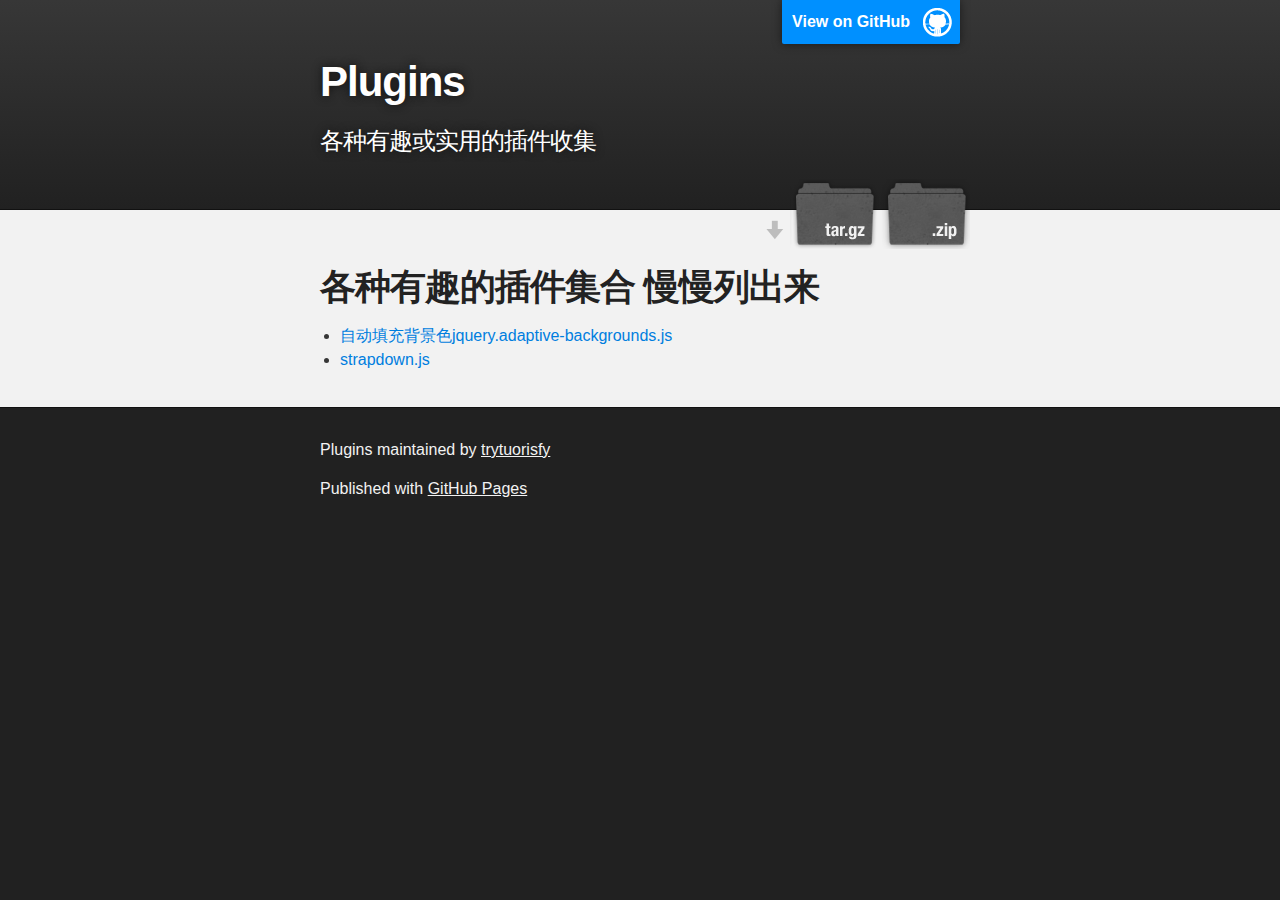
<file: index.html>
<!DOCTYPE html>
<html>

  <head>
    <meta charset='utf-8'>
    <meta http-equiv="X-UA-Compatible" content="chrome=1">
    <meta name="description" content="Plugins : 各种有趣或实用的插件收集">

    <link rel="stylesheet" type="text/css" media="screen" href="stylesheets/stylesheet.css">

    <title>Plugins</title>
  </head>

  <body>

    <!-- HEADER -->
    <div id="header_wrap" class="outer">
        <header class="inner">
          <a id="forkme_banner" href="https://github.com/trytuorisfy/plugins">View on GitHub</a>

          <h1 id="project_title">Plugins</h1>
          <h2 id="project_tagline">各种有趣或实用的插件收集</h2>

            <section id="downloads">
              <a class="zip_download_link" href="https://github.com/trytuorisfy/plugins/zipball/master">Download this project as a .zip file</a>
              <a class="tar_download_link" href="https://github.com/trytuorisfy/plugins/tarball/master">Download this project as a tar.gz file</a>
            </section>
        </header>
    </div>

    <!-- MAIN CONTENT -->
    <div id="main_content_wrap" class="outer">
        <div id="main_content" class='inner'>
        	<h1>各种有趣的插件集合 慢慢列出来</h1>
            <ul>
                <li><a href="jquery.adaptive-backgrounds.js/README.md">自动填充背景色jquery.adaptive-backgrounds.js</a></li>
                <li><a href="strapdown">strapdown.js</a></li>
            </ul>
        </div>
  	</div>
    

    <!-- FOOTER  -->
    <div id="footer_wrap" class="outer">
      <footer class="inner">
        <p class="copyright">Plugins maintained by <a href="https://github.com/trytuorisfy">trytuorisfy</a></p>
        <p>Published with <a href="http://pages.github.com">GitHub Pages</a></p>
      </footer>
    </div>

    

  </body>
</html>
</file>
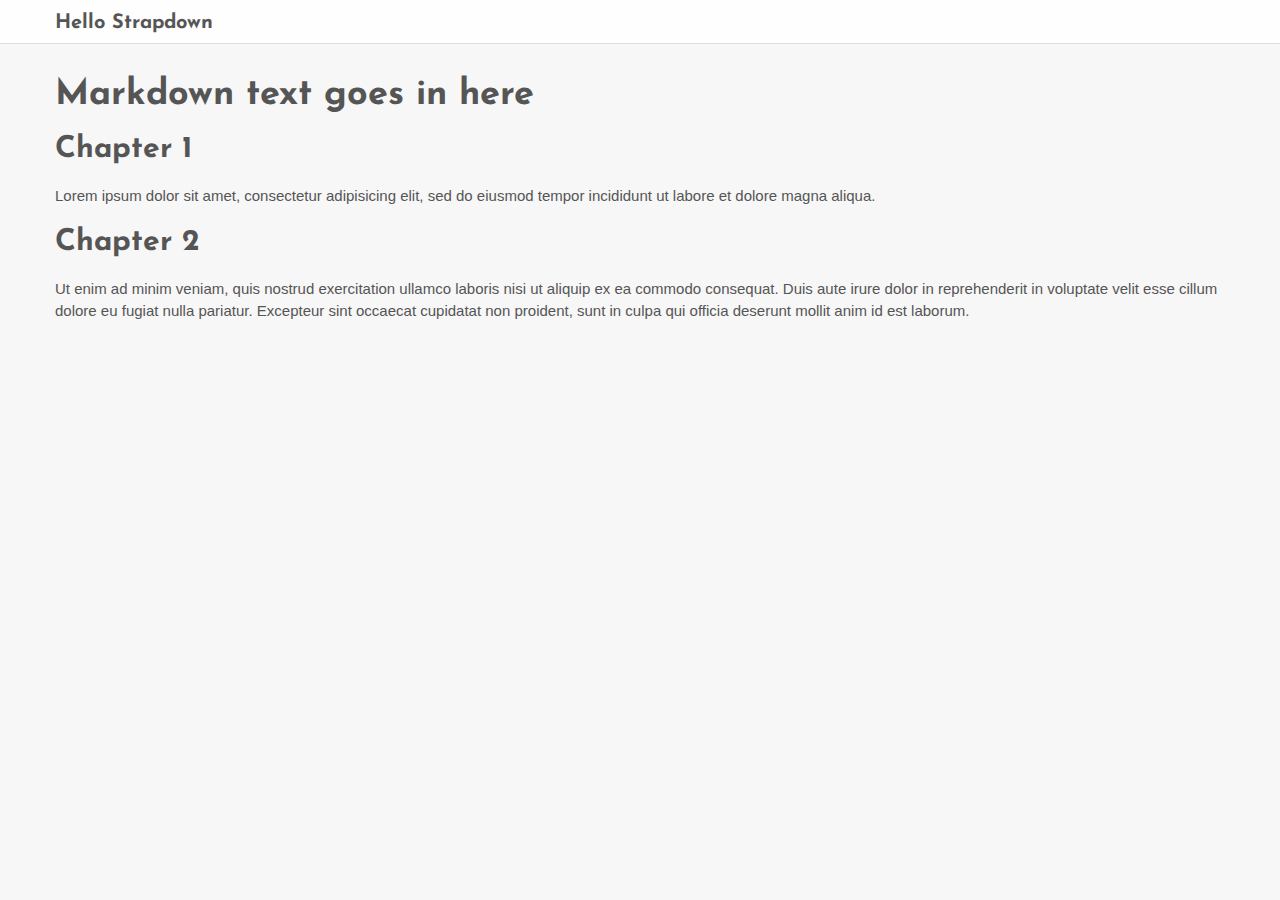
<file: strapdown/index.html>
<!DOCTYPE html>
<html>
<title>Hello Strapdown</title>

<xmp theme="simplex" style="display:none;">
# Markdown text goes in here

## Chapter 1

Lorem ipsum dolor sit amet, consectetur adipisicing elit, sed do eiusmod tempor incididunt ut labore
et dolore magna aliqua. 

## Chapter 2

Ut enim ad minim veniam, quis nostrud exercitation ullamco laboris nisi ut
aliquip ex ea commodo consequat. Duis aute irure dolor in reprehenderit in voluptate velit esse
cillum dolore eu fugiat nulla pariatur. Excepteur sint occaecat cupidatat non proident, sunt in
culpa qui officia deserunt mollit anim id est laborum.
</xmp>

<script src="v/0.2/strapdown.js"></script>
</html>
</file>
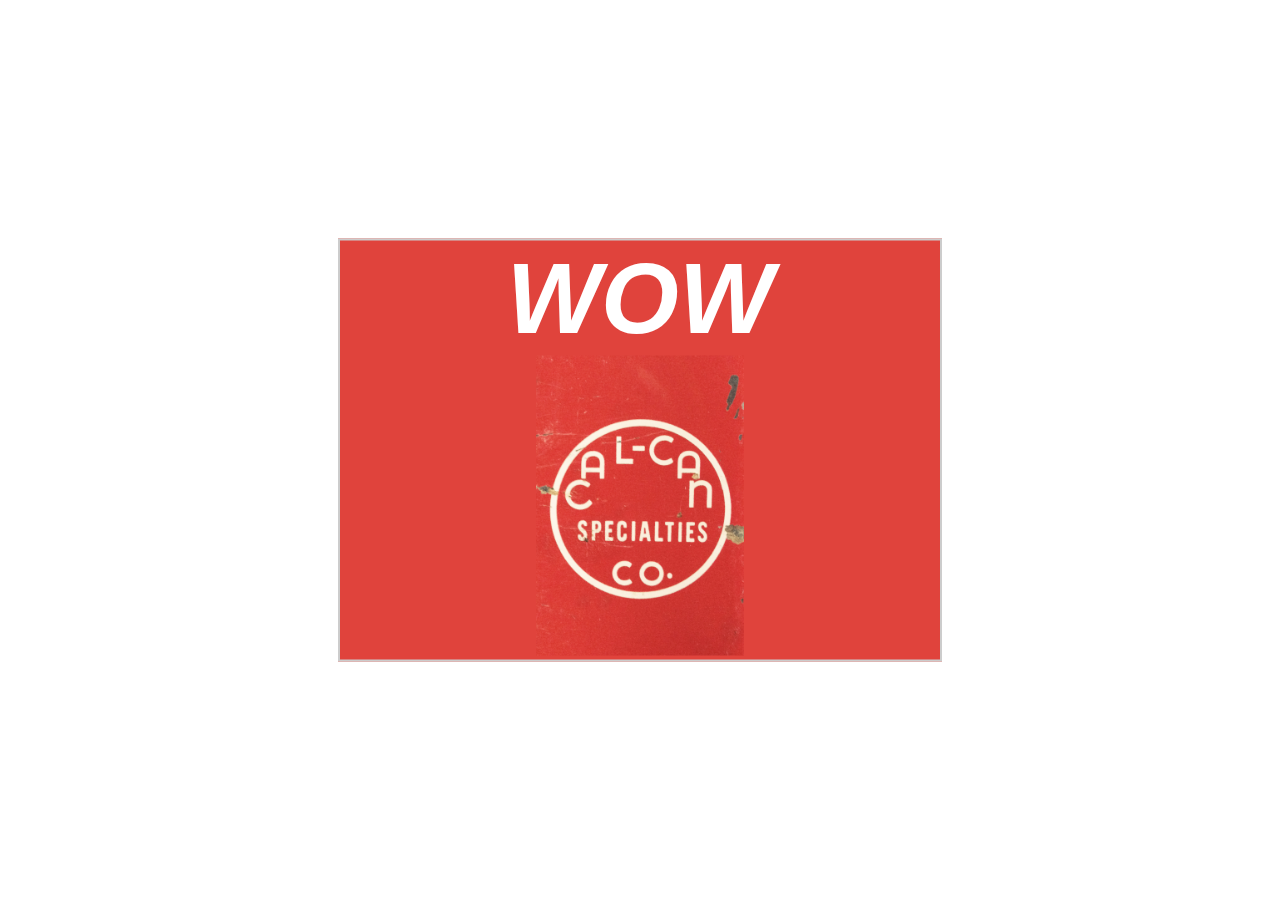
<file: jquery.adaptive-backgrounds.js/demos/adaptive-text.html>
<!DOCTYPE html>
<html>
<head>
  <title>Normalized Text</title>

  <script type="text/javascript" src='../../js/jquery-1.10.2.min.js'></script>
  <script type="text/javascript" src='../src/jquery.adaptive-backgrounds.js'></script>
  <script type="text/javascript">

  $(document).ready(function(){
    $.adaptiveBackground.run({
      normalizeTextColor: true
    })
  });

  </script>

  <style type="text/css"> 

    body{
      max-width: 500px;
      margin: 0 auto;
    }

    .img-wrap{
      border: 2px solid #ccc;
      width: 600px; 
      position: absolute;
      top: 50%; left: 50%;
      text-align: center;
      color: red;
      transform: translateY(-50%) translateX(-50%);
      -webkit-transform: translateY(-50%) translateX(-50%);
    }

    .img-wrap img{
      height: 100%;
      height: 300px;
    }

    .img-wrap .text{
      font-family: Arial;
      font-size: 100px;
      font-weight: bold;
      font-style: italic;
    }

  </style>

</head>
<body>

  <div class='img-wrap'>
      <div class='text'>WOW</div>
      <img id="img" src="images/3.jpg" data-adaptive-background='1'>
  </div>

</body>
</html>
</file>
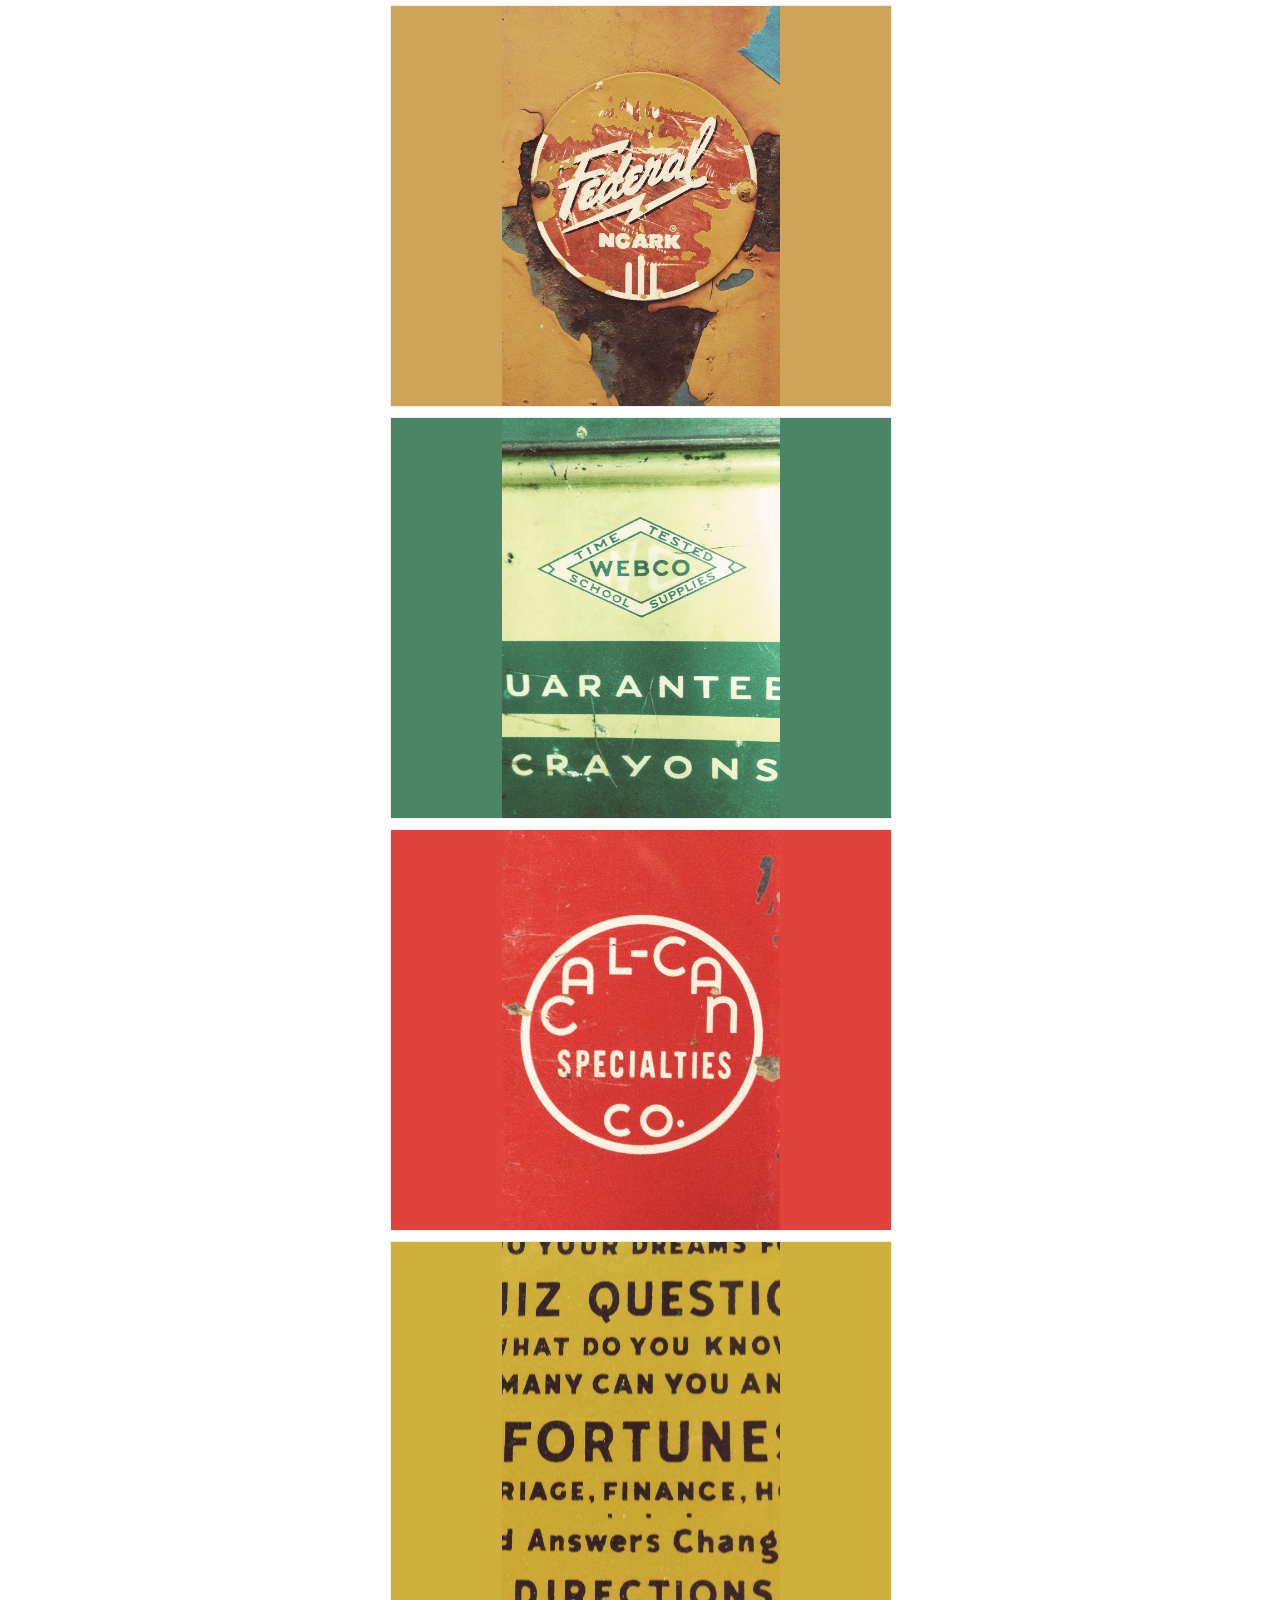
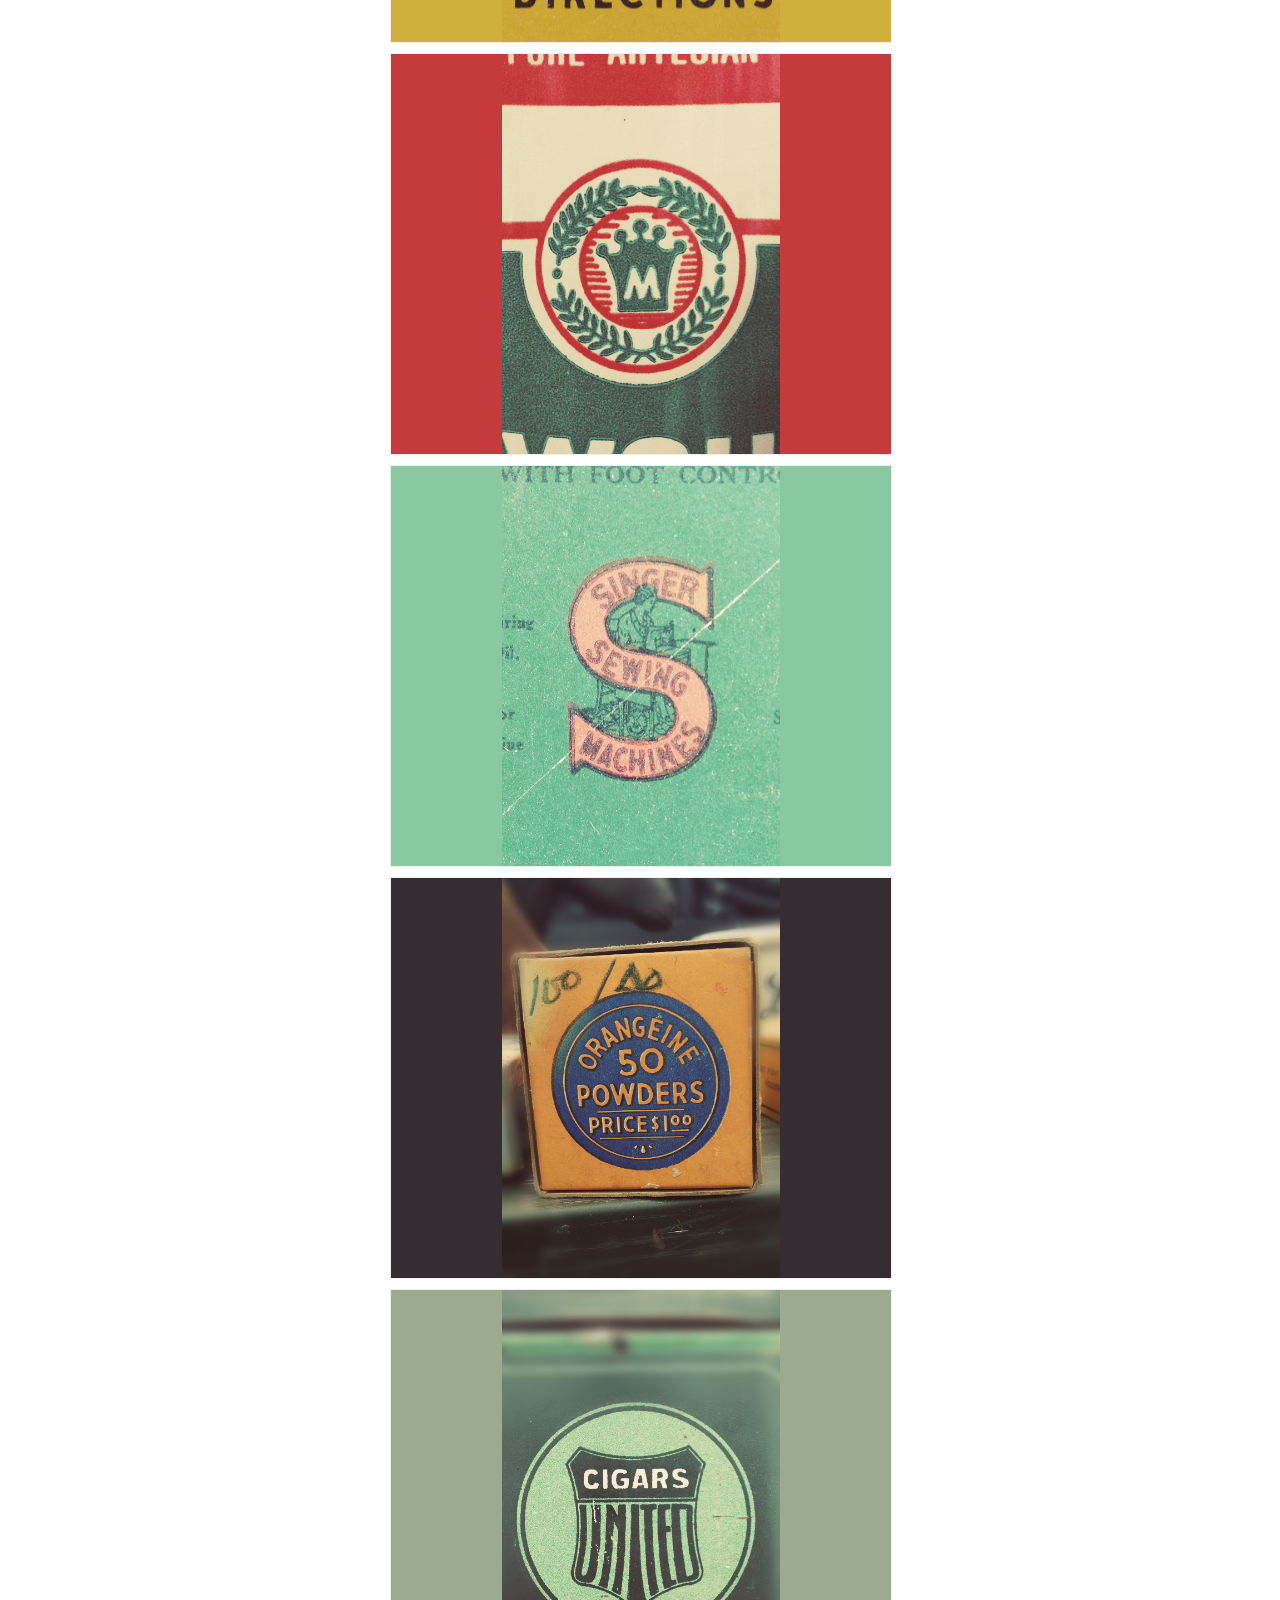
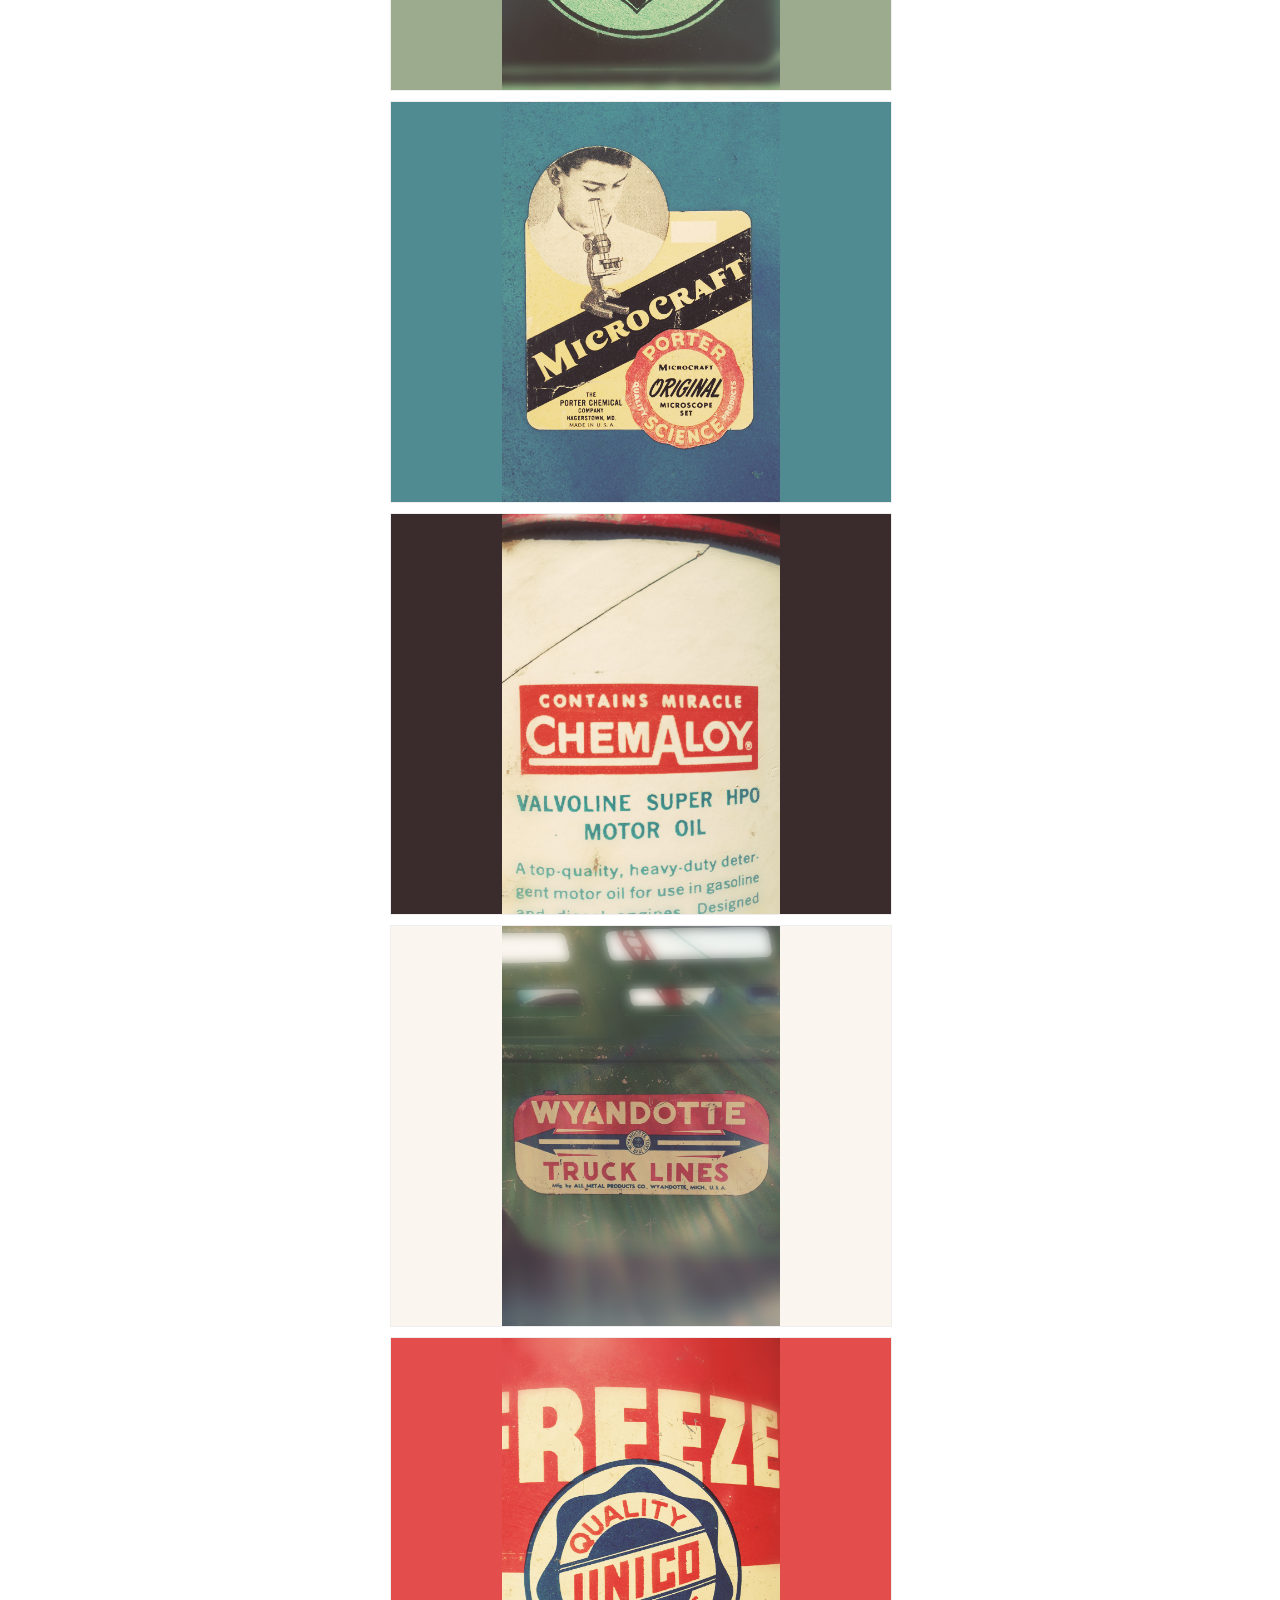
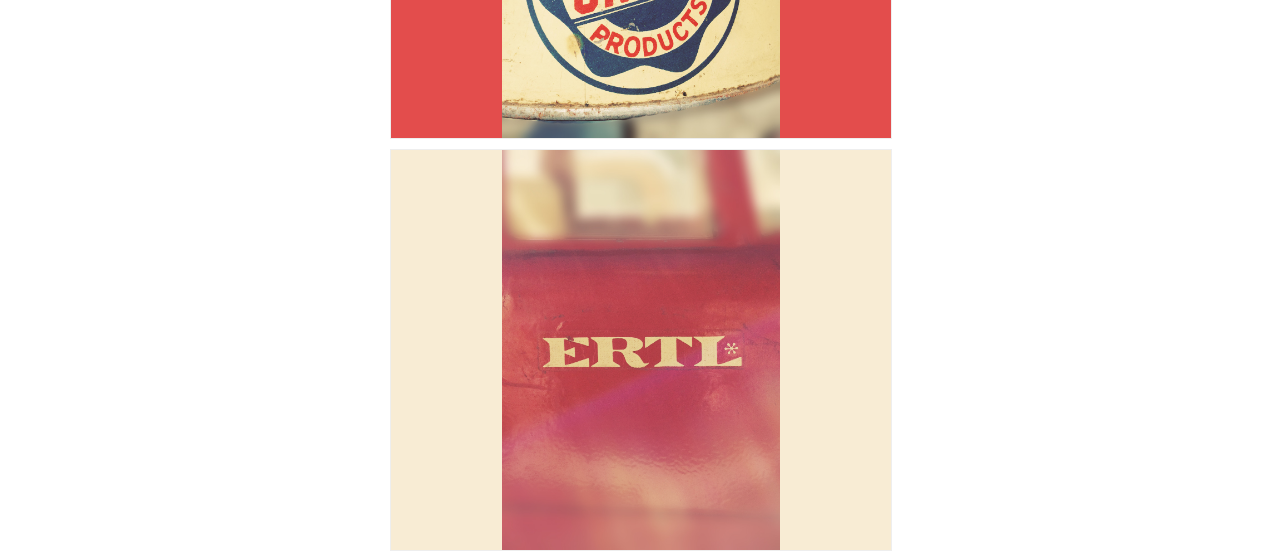
<file: jquery.adaptive-backgrounds.js/demos/base-min.html>
<!DOCTYPE html>
<html>
<head>
  <title>Demo</title>

  <script type="text/javascript" src='../../js/jquery-1.10.2.min.js'></script>
  <script type="text/javascript" src='../src/jquery.adaptive-backgrounds.js'></script>
  <script type="text/javascript">

  $(document).ready(function(){
    $.adaptiveBackground.run()
  });

  </script>

  <style type="text/css"> 

    body{
      max-width: 500px;
      margin: 0 auto;
    }

    .img-wrap{
      border: 1px solid #eee;
      height: 400px;
      width: 100%;
      text-align: center;
      float: left;
      margin: 5px 0;
    }

    .img-wrap img{
      height: 100%;
    }
  </style>

</head>
<body>

  <div class='img-wrap'>
    <img id="img" src="images/1.jpg" data-adaptive-background='1'>
  </div>

  <div class='img-wrap'>
    <img id="img" src="images/2.jpg" data-adaptive-background='1'>
  </div>

  <div class='img-wrap'>
    <img id="img" src="images/3.jpg" data-adaptive-background='1'>
  </div>

  <div class='img-wrap'>
    <img id="img" src="images/4.jpg" data-adaptive-background='1'>
  </div>

  <div class='img-wrap'>
    <img id="img" src="images/5.jpg" data-adaptive-background='1'>
  </div>

  <div class='img-wrap'>
    <img id="img" src="images/6.jpg" data-adaptive-background='1'>
  </div>

  <div class='img-wrap'>
    <img id="img" src="images/7.jpg" data-adaptive-background='1'>
  </div>

  <div class='img-wrap'>
    <img id="img" src="images/8.jpg" data-adaptive-background='1'>
  </div>

  <div class='img-wrap'>
    <img id="img" src="images/9.jpg" data-adaptive-background='1'>
  </div>

  <div class='img-wrap'>
    <img id="img" src="images/10.jpg" data-adaptive-background='1'>
  </div>

  <div class='img-wrap'>
    <img id="img" src="images/11.jpg" data-adaptive-background='1'>
  </div>

  <div class='img-wrap'>
    <img id="img" src="images/12.jpg" data-adaptive-background='1'>
  </div>

  <div class='img-wrap'>
    <img id="img" src="images/13.jpg" data-adaptive-background='1'>
  </div>


</body>
</html>
</file>
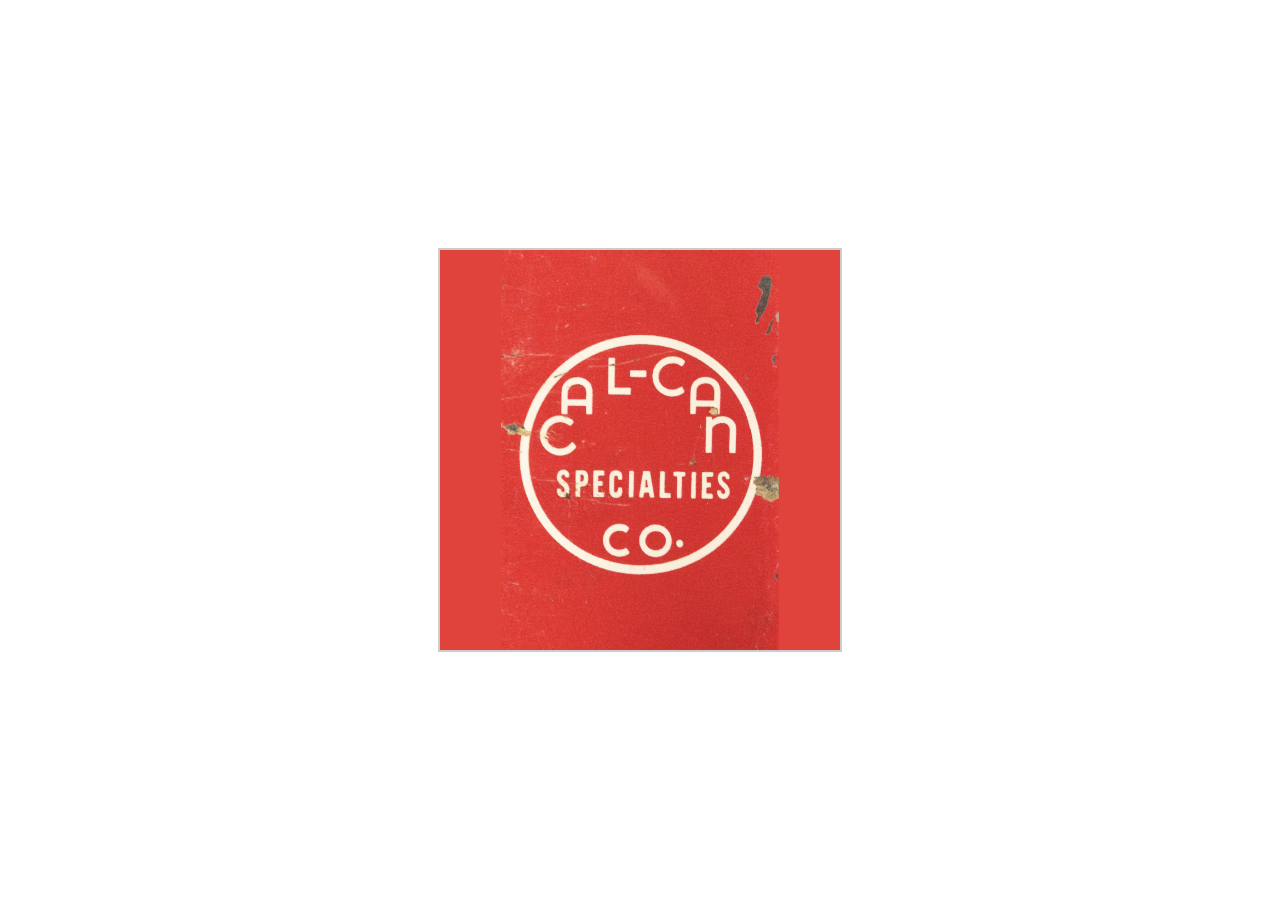
<file: jquery.adaptive-backgrounds.js/demos/base-single.html>
<!DOCTYPE html>
<html>
<head>
  <title>Base - Single</title>

  <script type="text/javascript" src='../../js/jquery-1.10.2.min.js'></script>
  <script type="text/javascript" src='../src/jquery.adaptive-backgrounds.js'></script>
  <script type="text/javascript">

  $(document).ready(function(){
    $.adaptiveBackground.run();
  });

  </script>

  <style type="text/css">

    body{
      max-width: 500px;
      margin: 0 auto;
    }

    .img-wrap{
      border: 2px solid #ccc;
      height: 400px;
      width: 400px;
      position: absolute;
      top: 50%; left: 50%;
      text-align: center;
      -webkit-transform: translateY(-50%) translateX(-50%);
    }

    .img-wrap img{
      height: 100%;
    }

  </style>

</head>
<body>

  <div class='img-wrap'>
      <img id="img" src="images/3.jpg" data-adaptive-background='1'>
  </div>

</body>
</html>
</file>
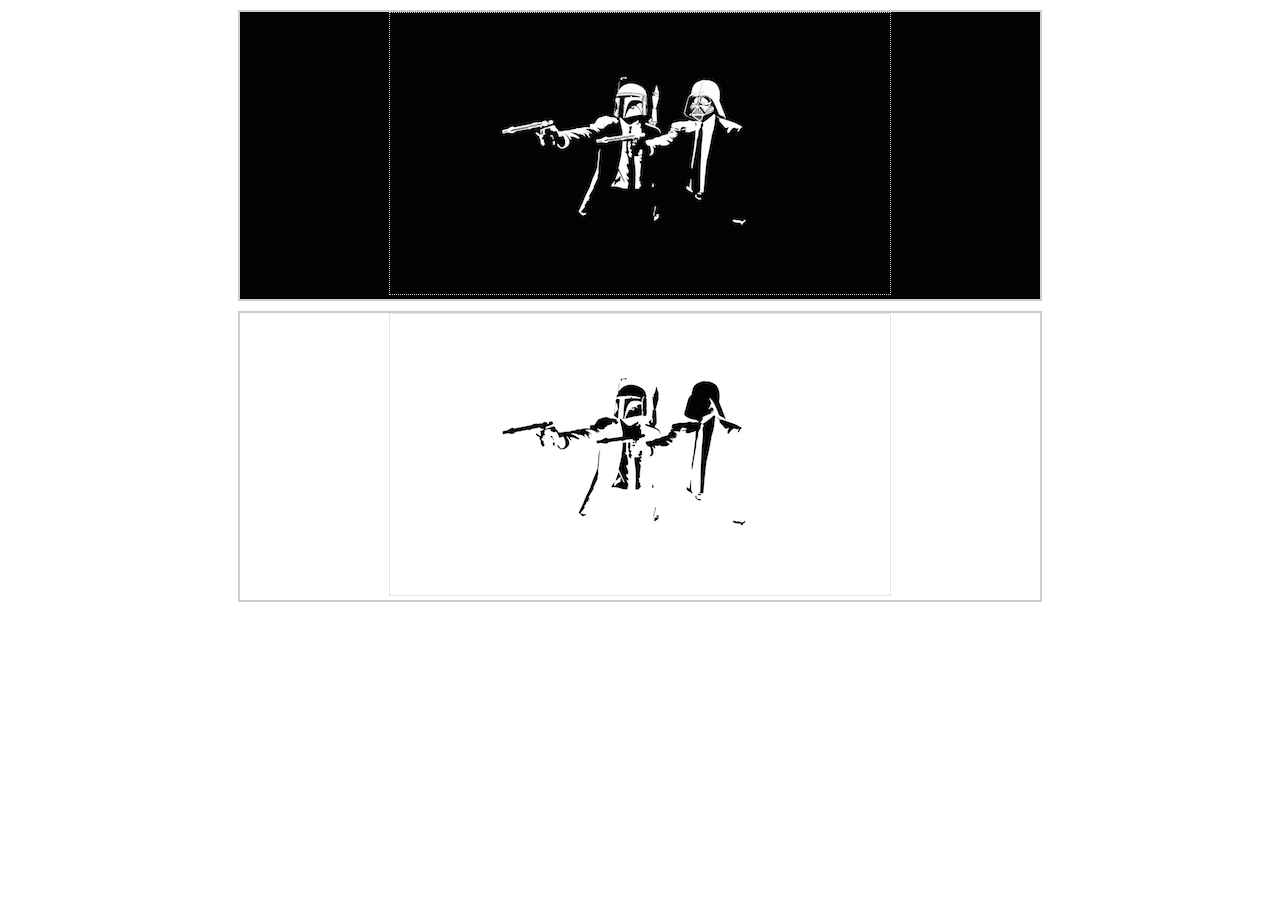
<file: jquery.adaptive-backgrounds.js/demos/black-white.html>
<!DOCTYPE html>
<html>
<head>
  <title>B/W Backgrounds</title>

  <script type="text/javascript" src='../../js/jquery-1.10.2.min.js'></script>
  <script type="text/javascript" src='../src/jquery.adaptive-backgrounds.js'></script>
  <script type="text/javascript">

  $(document).ready(function(){
    $.adaptiveBackground.run({
      exclude: []
    });
  });

  </script>

  <style type="text/css">

    .img-wrap{
      border: 2px solid #ccc;
      text-align: center;
      width: 800px;
      margin: 10px auto;
    }

    .img-wrap img{
      height: 100%;
      border: 1px dotted #ccc;
    }

  </style>

</head>
<body>

  <div class='img-wrap'>
    <img class="img" src="images/black-bg.jpg" data-adaptive-background='1'>
  </div>

  <div class='img-wrap'>
    <img class="img" src="images/white-bg.jpg" data-adaptive-background='1'>
  </div>

</body>
</html>
</file>
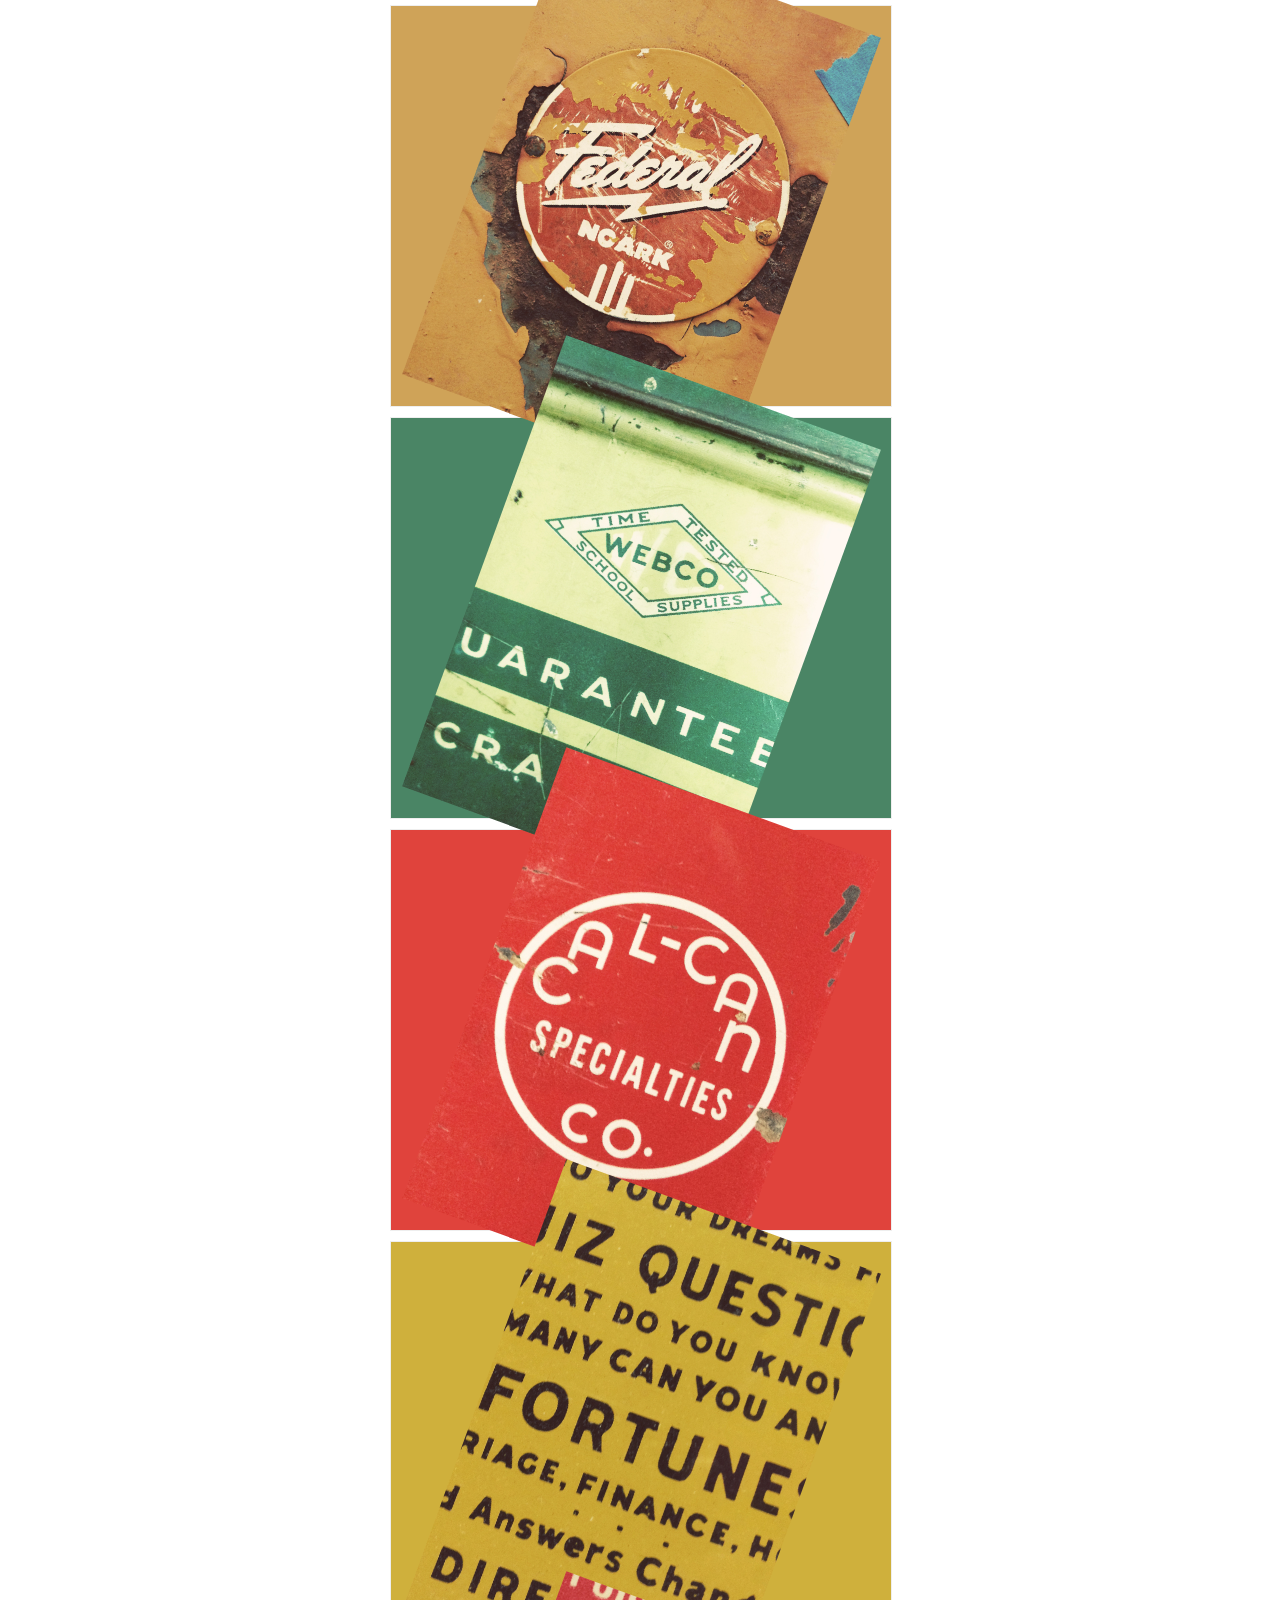
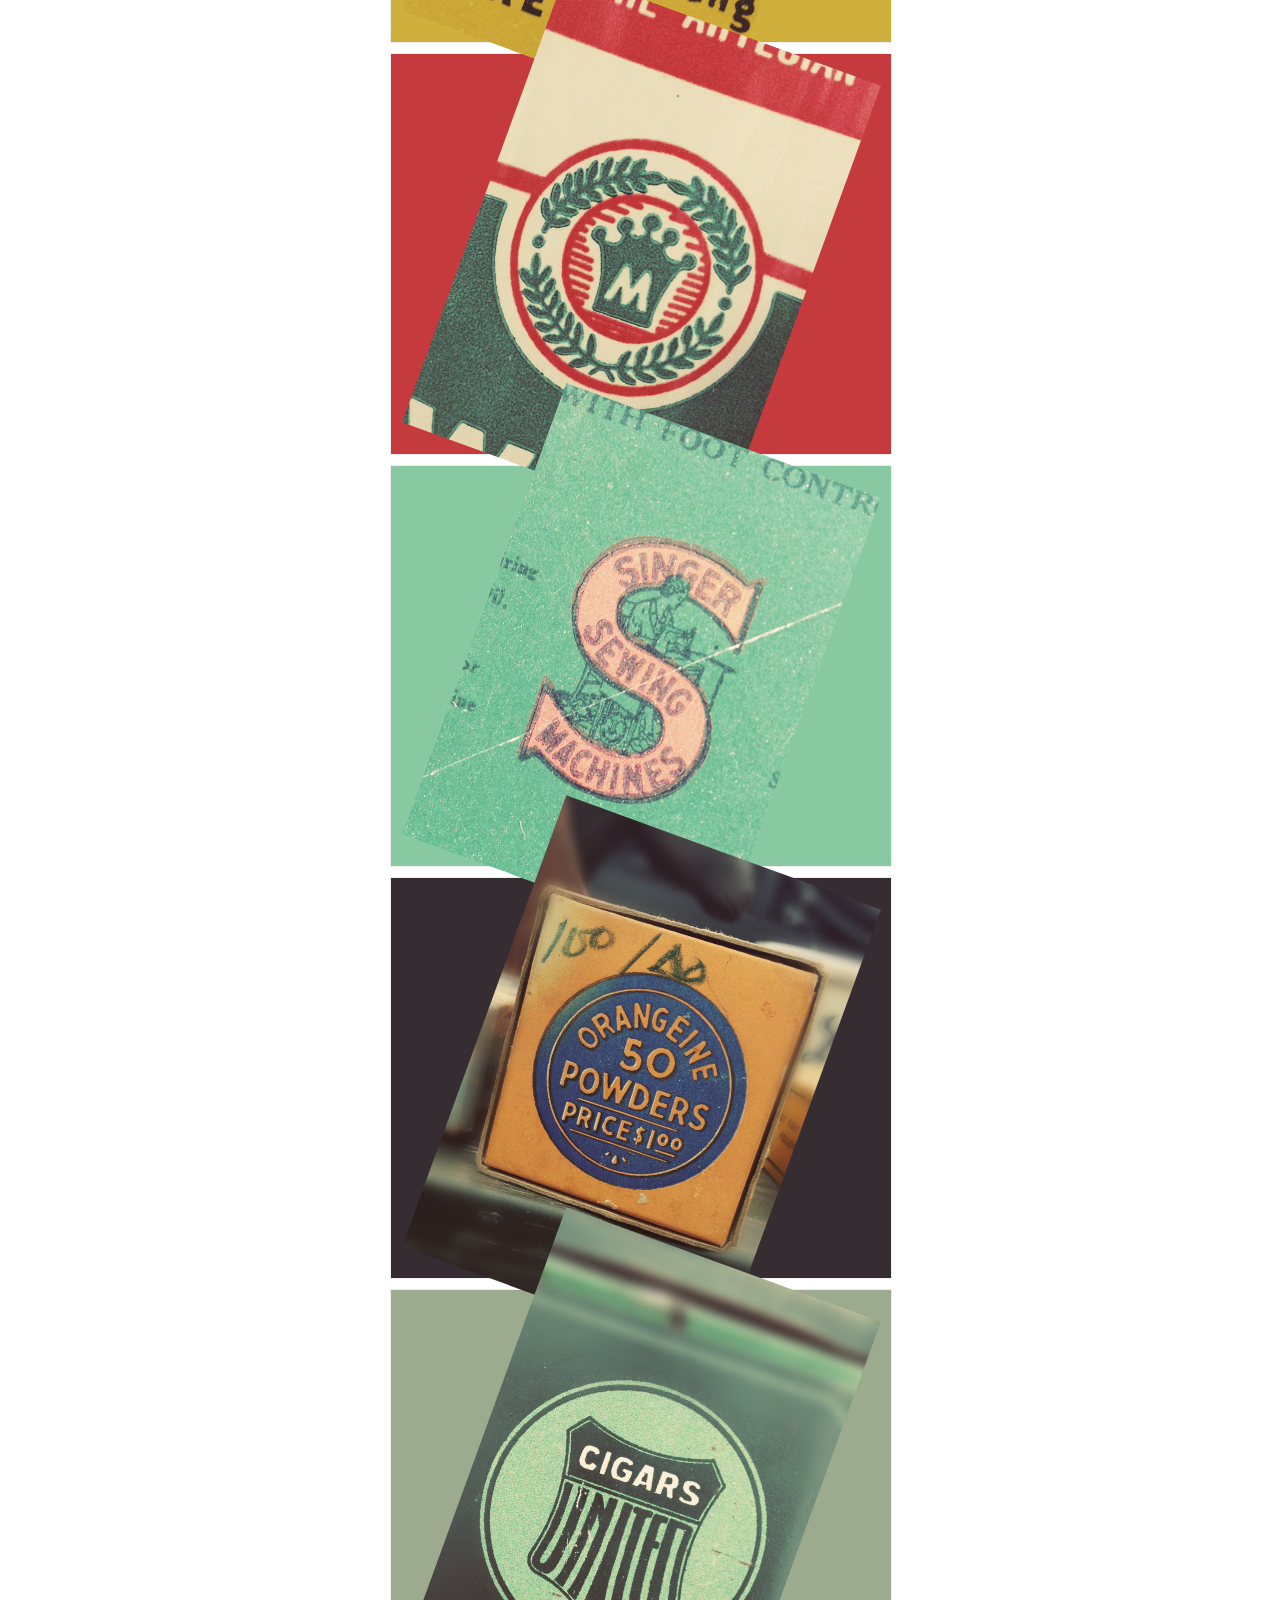
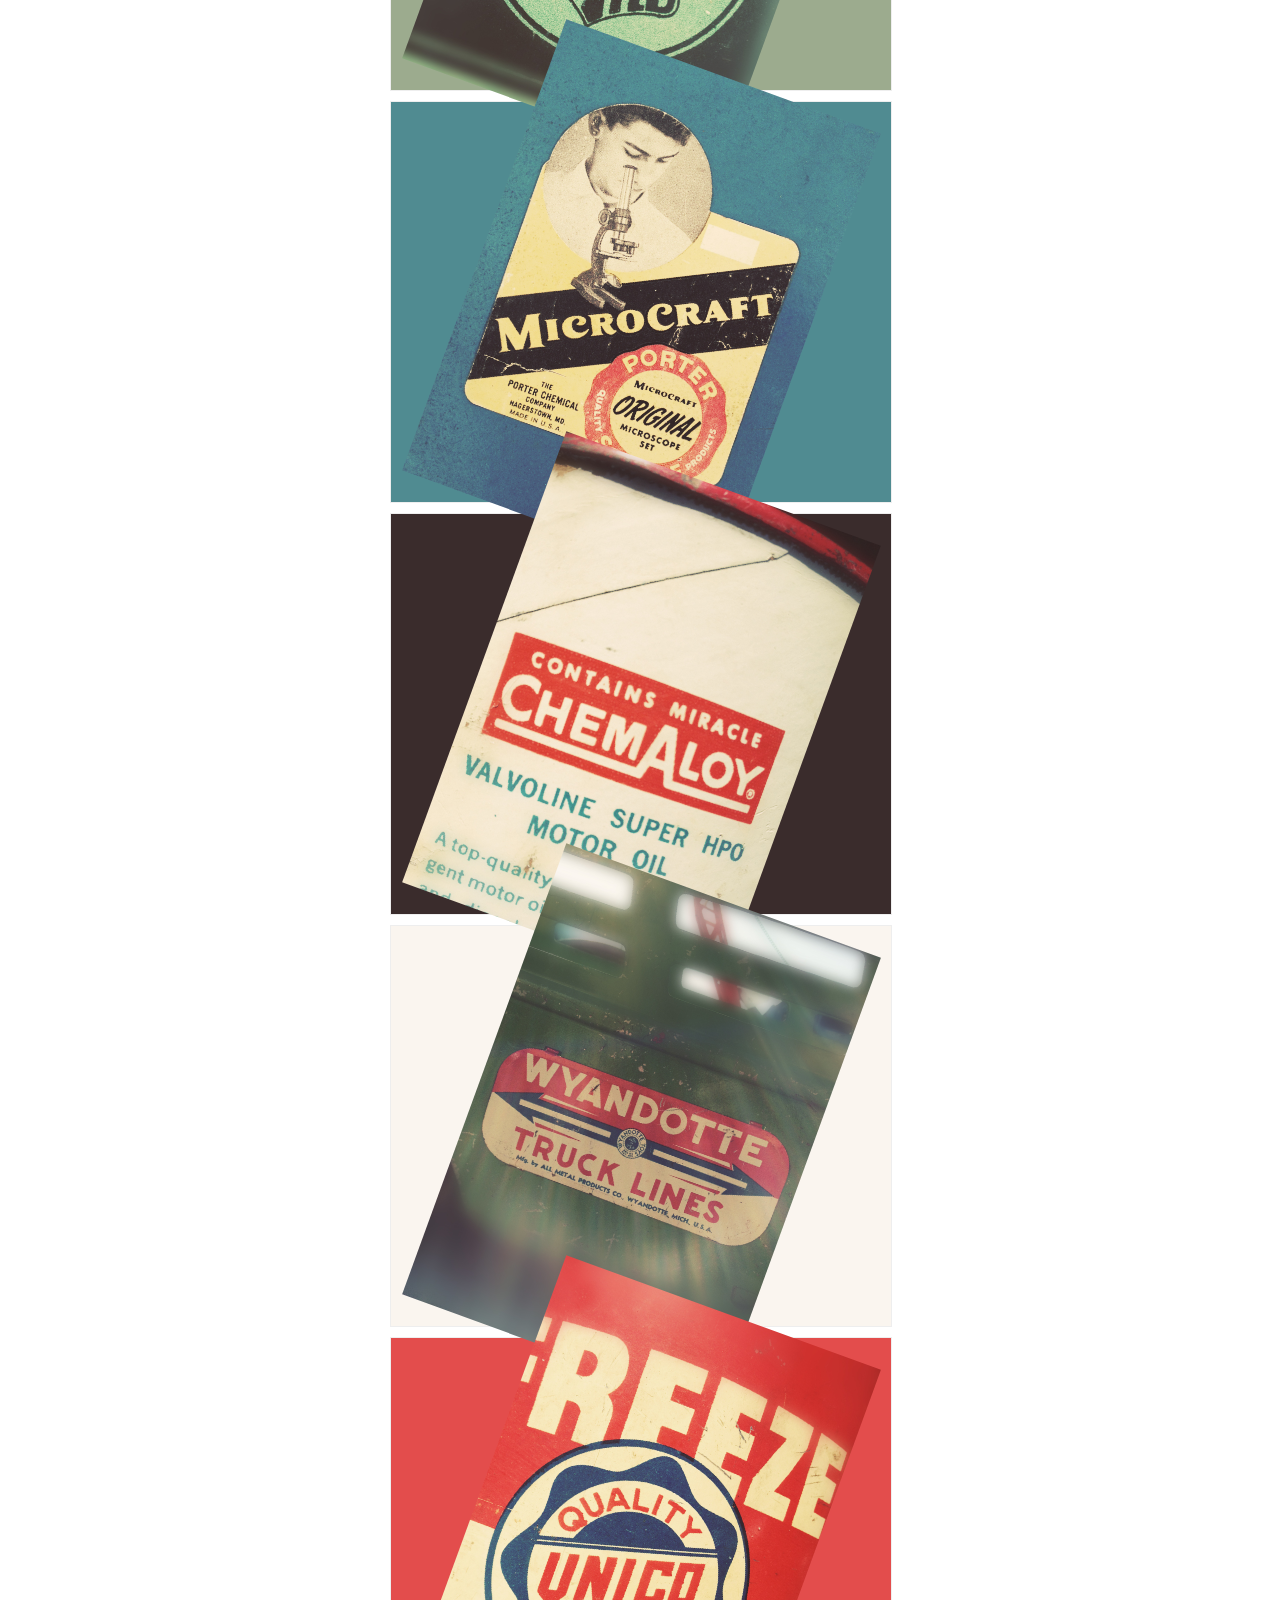
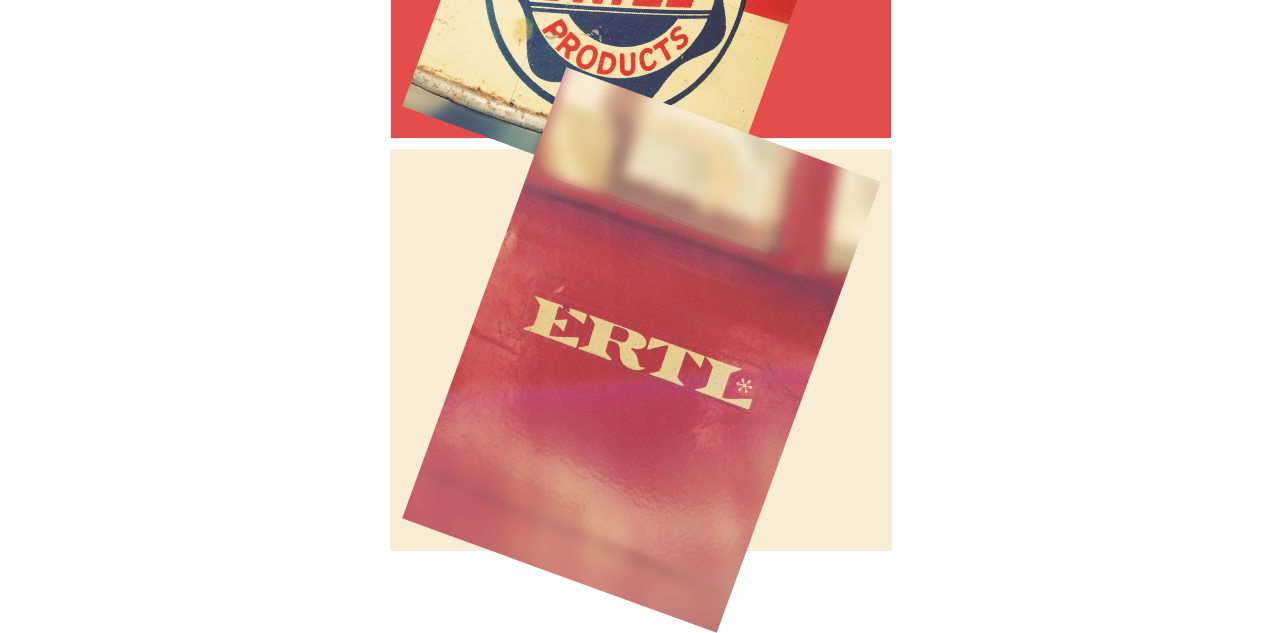
<file: jquery.adaptive-backgrounds.js/demos/callback.html>
<!DOCTYPE html>
<html>
<head>
  <title>Demo</title>

  <script type="text/javascript" src='../../js/jquery-1.10.2.min.js'></script>
  <script type="text/javascript" src='../src/jquery.adaptive-backgrounds.js'></script>
  <script type="text/javascript">

  $(document).ready(function(){
    $.adaptiveBackground.run({
      success: function($img, data) {
        $img.css('transform', "rotate(1100deg) scale(1.2)");
        console.log('Success!');
      }
    });
  });

  </script>

  <style type="text/css">

    body{
      max-width: 500px;
      margin: 0 auto;
    }

    .img-wrap{
      border: 1px solid #eee;
      height: 400px;
      width: 100%;
      text-align: center;
      float: left;
      margin: 5px 0;
    }

    .img-wrap img{
      height: 100%;
      transition: all 1000ms ease;
    }
  </style>

</head>
<body>

  <div class='img-wrap'>
    <img id="img" src="images/1.jpg" data-adaptive-background='1'>
  </div>

  <div class='img-wrap'>
    <img id="img" src="images/2.jpg" data-adaptive-background='1'>
  </div>

  <div class='img-wrap'>
    <img id="img" src="images/3.jpg" data-adaptive-background='1'>
  </div>

  <div class='img-wrap'>
    <img id="img" src="images/4.jpg" data-adaptive-background='1'>
  </div>

  <div class='img-wrap'>
    <img id="img" src="images/5.jpg" data-adaptive-background='1'>
  </div>

  <div class='img-wrap'>
    <img id="img" src="images/6.jpg" data-adaptive-background='1'>
  </div>

  <div class='img-wrap'>
    <img id="img" src="images/7.jpg" data-adaptive-background='1'>
  </div>

  <div class='img-wrap'>
    <img id="img" src="images/8.jpg" data-adaptive-background='1'>
  </div>

  <div class='img-wrap'>
    <img id="img" src="images/9.jpg" data-adaptive-background='1'>
  </div>

  <div class='img-wrap'>
    <img id="img" src="images/10.jpg" data-adaptive-background='1'>
  </div>

  <div class='img-wrap'>
    <img id="img" src="images/11.jpg" data-adaptive-background='1'>
  </div>

  <div class='img-wrap'>
    <img id="img" src="images/12.jpg" data-adaptive-background='1'>
  </div>

  <div class='img-wrap'>
    <img id="img" src="images/13.jpg" data-adaptive-background='1'>
  </div>


</body>
</html>
</file>
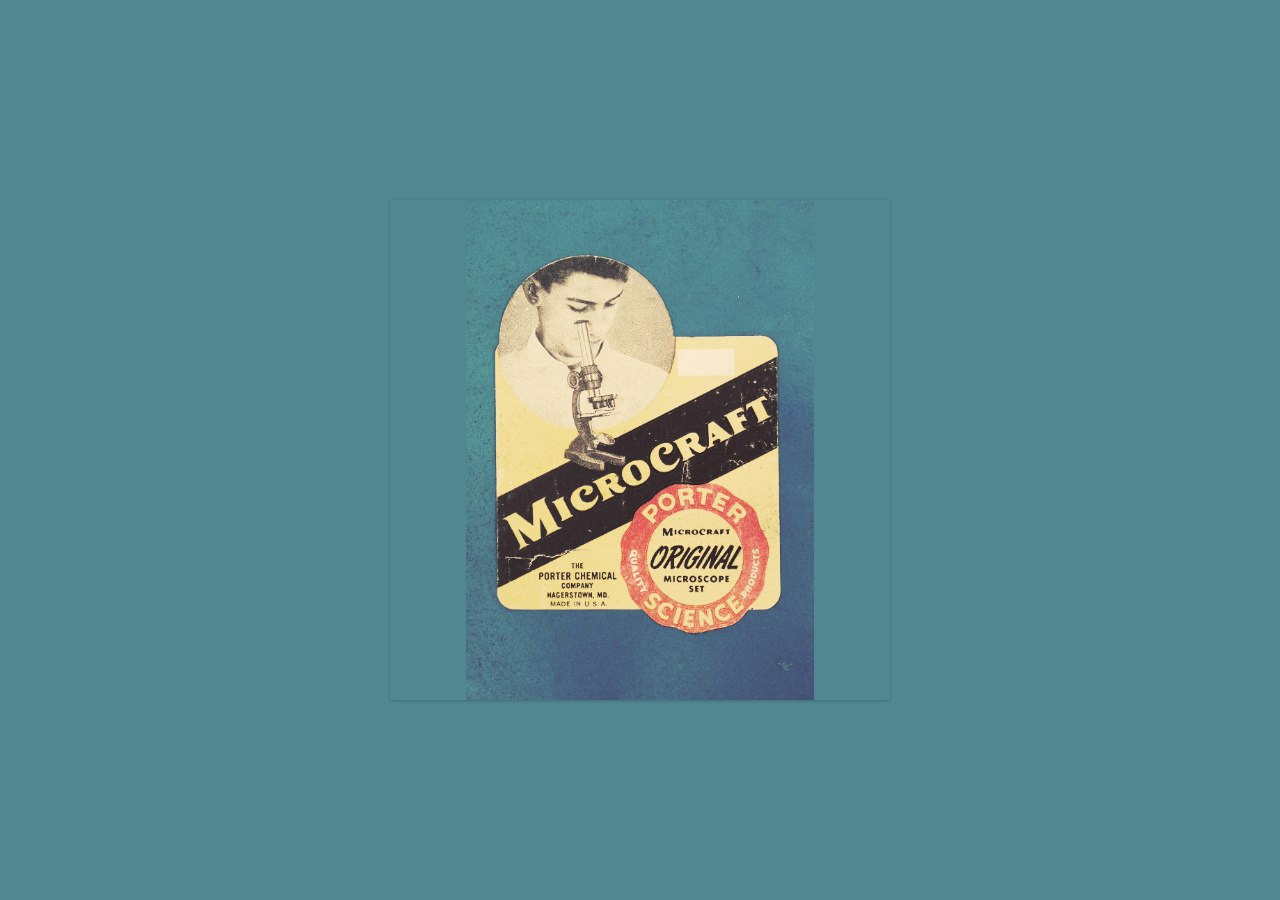
<file: jquery.adaptive-backgrounds.js/demos/explicit-parent-2-parents.html>
<!DOCTYPE html>
<html>
<head>
  <title>Explicit Parent</title>

  <script type="text/javascript" src='../../js/jquery-1.10.2.min.js'></script>
  <script type="text/javascript" src='../src/jquery.adaptive-backgrounds.js'></script>
  <script type="text/javascript">

  $(document).ready(function(){
    $.adaptiveBackground.run()
  });

  </script>

  <style type="text/css"> 

    body{
      max-width: 500px;
      margin: 0 auto;
    }

    .img-wrap{
      background: white;
      height: 500px;
      width: 500px; 
      position: absolute;
      top: 50%; left: 50%;
      text-align: center;
      -webkit-transform: translateY(-50%) translateX(-50%);
      box-shadow: 0 1px 3px rgba(0,0,0,0.2);
    }

    .img-wrap img{
      height: 100%;
    }

  </style>

</head>
<body>

  <div class='img-wrap'>
      <!--
              Note that we've explictly declared **2** parents.
      -->
      <img src="images/9.jpg" data-adaptive-background='1' data-ab-parent='body, .img-wrap'>
  </div>

</body>
</html>
</file>
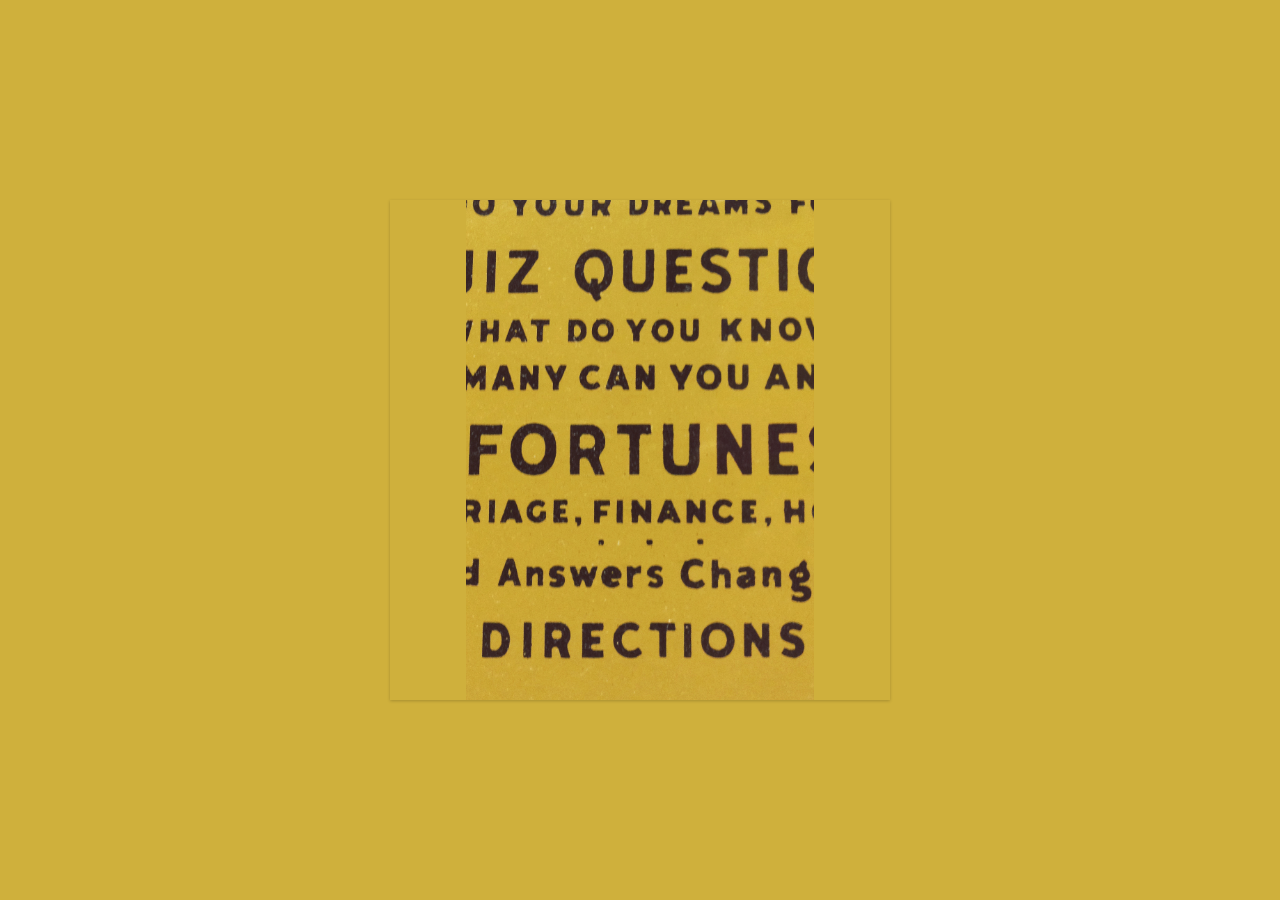
<file: jquery.adaptive-backgrounds.js/demos/explicit-parent-via-opts.html>
<!DOCTYPE html>
<html>
<head>
  <title>Explicit Parent</title>

  <script type="text/javascript" src='../../js/jquery-1.10.2.min.js'></script>
  <script type="text/javascript" src='../src/jquery.adaptive-backgrounds.js'></script>
  <script type="text/javascript">

  $(document).ready(function(){
    $.adaptiveBackground.run({
      parent: '.my-parent'
    })
  });

  </script>

  <style type="text/css"> 

    body{
      max-width: 500px;
      margin: 0 auto;
    }

    .img-wrap{
      height: 500px;
      width: 500px; 
      position: absolute;
      top: 50%; left: 50%;
      text-align: center;
      -webkit-transform: translateY(-50%) translateX(-50%);
      box-shadow: 0 1px 3px rgba(0,0,0,0.2);
    }

    .img-wrap img{
      height: 100%;
    }

  </style>

</head>
<body class='my-parent'>

  <div class='img-wrap'>
    <img src="images/4.jpg" data-adaptive-background='1'>
  </div>

</body>
</html>
</file>
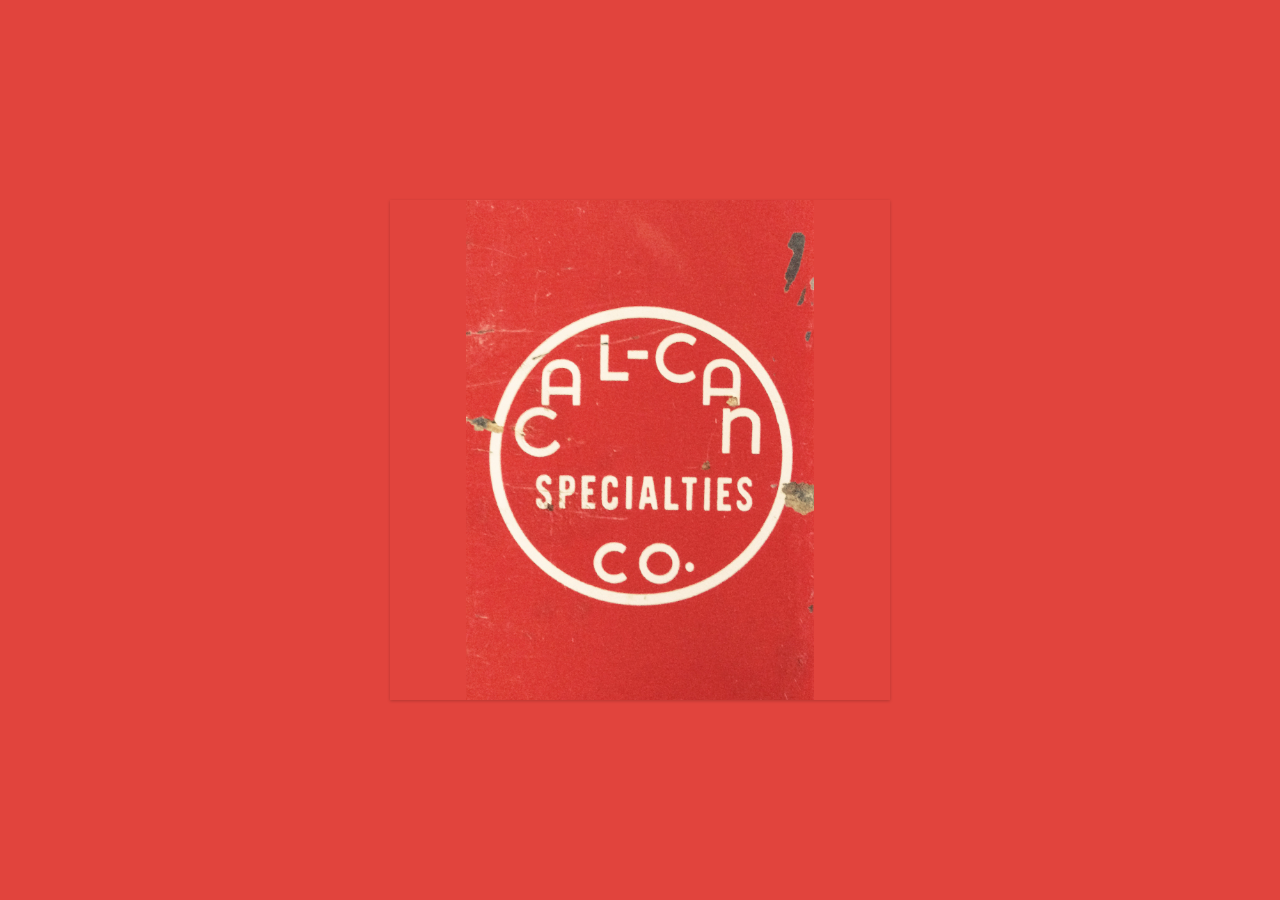
<file: jquery.adaptive-backgrounds.js/demos/explicit-parent.html>
<!DOCTYPE html>
<html>
<head>
  <title>Explicit Parent</title>

  <script type="text/javascript" src='../../js/jquery-1.10.2.min.js'></script>
  <script type="text/javascript" src='../src/jquery.adaptive-backgrounds.js'></script>
  <script type="text/javascript">

  $(document).ready(function(){
    $.adaptiveBackground.run()
  });

  </script>

  <style type="text/css"> 

    body{
      max-width: 500px;
      margin: 0 auto;
    }

    .img-wrap{
      height: 500px;
      width: 500px; 
      position: absolute;
      top: 50%; left: 50%;
      text-align: center;
      -webkit-transform: translateY(-50%) translateX(-50%);
      box-shadow: 0 1px 3px rgba(0,0,0,0.2);
    }

    .img-wrap img{
      height: 100%;
    }

  </style>

</head>
<body>

  <div class='img-wrap'>
      <!--
              Note that we've explictly said what we want 
              our background to be applied to by putting an
              attr on the image called "data-ab-parent", which should be a valid
              Sizzle selector. 
      -->
      <img src="images/3.jpg" data-adaptive-background='1' data-ab-parent='body'>
  </div>

</body>
</html>
</file>
<file: stylesheets/stylesheet.css>
/*******************************************************************************
Slate Theme for GitHub Pages
by Jason Costello, @jsncostello
*******************************************************************************/

@import url(pygment_trac.css);

/*******************************************************************************
MeyerWeb Reset
*******************************************************************************/

html, body, div, span, applet, object, iframe,
h1, h2, h3, h4, h5, h6, p, blockquote, pre,
a, abbr, acronym, address, big, cite, code,
del, dfn, em, img, ins, kbd, q, s, samp,
small, strike, strong, sub, sup, tt, var,
b, u, i, center,
dl, dt, dd, ol, ul, li,
fieldset, form, label, legend,
table, caption, tbody, tfoot, thead, tr, th, td,
article, aside, canvas, details, embed,
figure, figcaption, footer, header, hgroup,
menu, nav, output, ruby, section, summary,
time, mark, audio, video {
  margin: 0;
  padding: 0;
  border: 0;
  font: inherit;
  vertical-align: baseline;
}

/* HTML5 display-role reset for older browsers */
article, aside, details, figcaption, figure,
footer, header, hgroup, menu, nav, section {
  display: block;
}

ol, ul {
  list-style: none;
}

table {
  border-collapse: collapse;
  border-spacing: 0;
}

/*******************************************************************************
Theme Styles
*******************************************************************************/

body {
  box-sizing: border-box;
  color:#373737;
  background: #212121;
  font-size: 16px;
  font-family: 'Myriad Pro', Calibri, Helvetica, Arial, sans-serif;
  line-height: 1.5;
  -webkit-font-smoothing: antialiased;
}

h1, h2, h3, h4, h5, h6 {
  margin: 10px 0;
  font-weight: 700;
  color:#222222;
  font-family: 'Lucida Grande', 'Calibri', Helvetica, Arial, sans-serif;
  letter-spacing: -1px;
}

h1 {
  font-size: 36px;
  font-weight: 700;
}

h2 {
  padding-bottom: 10px;
  font-size: 32px;
  background: url('../images/bg_hr.png') repeat-x bottom;
}

h3 {
  font-size: 24px;
}

h4 {
  font-size: 21px;
}

h5 {
  font-size: 18px;
}

h6 {
  font-size: 16px;
}

p {
  margin: 10px 0 15px 0;
}

footer p {
  color: #f2f2f2;
}

a {
  text-decoration: none;
  color: #007edf;
  text-shadow: none;

  transition: color 0.5s ease;
  transition: text-shadow 0.5s ease;
  -webkit-transition: color 0.5s ease;
  -webkit-transition: text-shadow 0.5s ease;
  -moz-transition: color 0.5s ease;
  -moz-transition: text-shadow 0.5s ease;
  -o-transition: color 0.5s ease;
  -o-transition: text-shadow 0.5s ease;
  -ms-transition: color 0.5s ease;
  -ms-transition: text-shadow 0.5s ease;
}

a:hover, a:focus {text-decoration: underline;}

footer a {
  color: #F2F2F2;
  text-decoration: underline;
}

em {
  font-style: italic;
}

strong {
  font-weight: bold;
}

img {
  position: relative;
  margin: 0 auto;
  max-width: 739px;
  padding: 5px;
  margin: 10px 0 10px 0;
  border: 1px solid #ebebeb;

  box-shadow: 0 0 5px #ebebeb;
  -webkit-box-shadow: 0 0 5px #ebebeb;
  -moz-box-shadow: 0 0 5px #ebebeb;
  -o-box-shadow: 0 0 5px #ebebeb;
  -ms-box-shadow: 0 0 5px #ebebeb;
}

p img {
  display: inline;
  margin: 0;
  padding: 0;
  vertical-align: middle;
  text-align: center;
  border: none;
}

pre, code {
  width: 100%;
  color: #222;
  background-color: #fff;

  font-family: Monaco, "Bitstream Vera Sans Mono", "Lucida Console", Terminal, monospace;
  font-size: 14px;

  border-radius: 2px;
  -moz-border-radius: 2px;
  -webkit-border-radius: 2px;
}

pre {
  width: 100%;
  padding: 10px;
  box-shadow: 0 0 10px rgba(0,0,0,.1);
  overflow: auto;
}

code {
  padding: 3px;
  margin: 0 3px;
  box-shadow: 0 0 10px rgba(0,0,0,.1);
}

pre code {
  display: block;
  box-shadow: none;
}

blockquote {
  color: #666;
  margin-bottom: 20px;
  padding: 0 0 0 20px;
  border-left: 3px solid #bbb;
}


ul, ol, dl {
  margin-bottom: 15px
}

ul {
  list-style-position: inside;
  list-style: disc;
  padding-left: 20px;
}

ol {
  list-style-position: inside;
  list-style: decimal;
  padding-left: 20px;
}

dl dt {
  font-weight: bold;
}

dl dd {
  padding-left: 20px;
  font-style: italic;
}

dl p {
  padding-left: 20px;
  font-style: italic;
}

hr {
  height: 1px;
  margin-bottom: 5px;
  border: none;
  background: url('../images/bg_hr.png') repeat-x center;
}

table {
  border: 1px solid #373737;
  margin-bottom: 20px;
  text-align: left;
 }

th {
  font-family: 'Lucida Grande', 'Helvetica Neue', Helvetica, Arial, sans-serif;
  padding: 10px;
  background: #373737;
  color: #fff;
 }

td {
  padding: 10px;
  border: 1px solid #373737;
 }

form {
  background: #f2f2f2;
  padding: 20px;
}

/*******************************************************************************
Full-Width Styles
*******************************************************************************/

.outer {
  width: 100%;
}

.inner {
  position: relative;
  max-width: 640px;
  padding: 20px 10px;
  margin: 0 auto;
}

#forkme_banner {
  display: block;
  position: absolute;
  top:0;
  right: 10px;
  z-index: 10;
  padding: 10px 50px 10px 10px;
  color: #fff;
  background: url('../images/blacktocat.png') #0090ff no-repeat 95% 50%;
  font-weight: 700;
  box-shadow: 0 0 10px rgba(0,0,0,.5);
  border-bottom-left-radius: 2px;
  border-bottom-right-radius: 2px;
}

#header_wrap {
  background: #212121;
  background: -moz-linear-gradient(top, #373737, #212121);
  background: -webkit-linear-gradient(top, #373737, #212121);
  background: -ms-linear-gradient(top, #373737, #212121);
  background: -o-linear-gradient(top, #373737, #212121);
  background: linear-gradient(top, #373737, #212121);
}

#header_wrap .inner {
  padding: 50px 10px 30px 10px;
}

#project_title {
  margin: 0;
  color: #fff;
  font-size: 42px;
  font-weight: 700;
  text-shadow: #111 0px 0px 10px;
}

#project_tagline {
  color: #fff;
  font-size: 24px;
  font-weight: 300;
  background: none;
  text-shadow: #111 0px 0px 10px;
}

#downloads {
  position: absolute;
  width: 210px;
  z-index: 10;
  bottom: -40px;
  right: 0;
  height: 70px;
  background: url('../images/icon_download.png') no-repeat 0% 90%;
}

.zip_download_link {
  display: block;
  float: right;
  width: 90px;
  height:70px;
  text-indent: -5000px;
  overflow: hidden;
  background: url(../images/sprite_download.png) no-repeat bottom left;
}

.tar_download_link {
  display: block;
  float: right;
  width: 90px;
  height:70px;
  text-indent: -5000px;
  overflow: hidden;
  background: url(../images/sprite_download.png) no-repeat bottom right;
  margin-left: 10px;
}

.zip_download_link:hover {
  background: url(../images/sprite_download.png) no-repeat top left;
}

.tar_download_link:hover {
  background: url(../images/sprite_download.png) no-repeat top right;
}

#main_content_wrap {
  background: #f2f2f2;
  border-top: 1px solid #111;
  border-bottom: 1px solid #111;
}

#main_content {
  padding-top: 40px;
}

#footer_wrap {
  background: #212121;
}



/*******************************************************************************
Small Device Styles
*******************************************************************************/

@media screen and (max-width: 480px) {
  body {
    font-size:14px;
  }

  #downloads {
    display: none;
  }

  .inner {
    min-width: 320px;
    max-width: 480px;
  }

  #project_title {
  font-size: 32px;
  }

  h1 {
    font-size: 28px;
  }

  h2 {
    font-size: 24px;
  }

  h3 {
    font-size: 21px;
  }

  h4 {
    font-size: 18px;
  }

  h5 {
    font-size: 14px;
  }

  h6 {
    font-size: 12px;
  }

  code, pre {
    min-width: 320px;
    max-width: 480px;
    font-size: 11px;
  }

}
</file>
